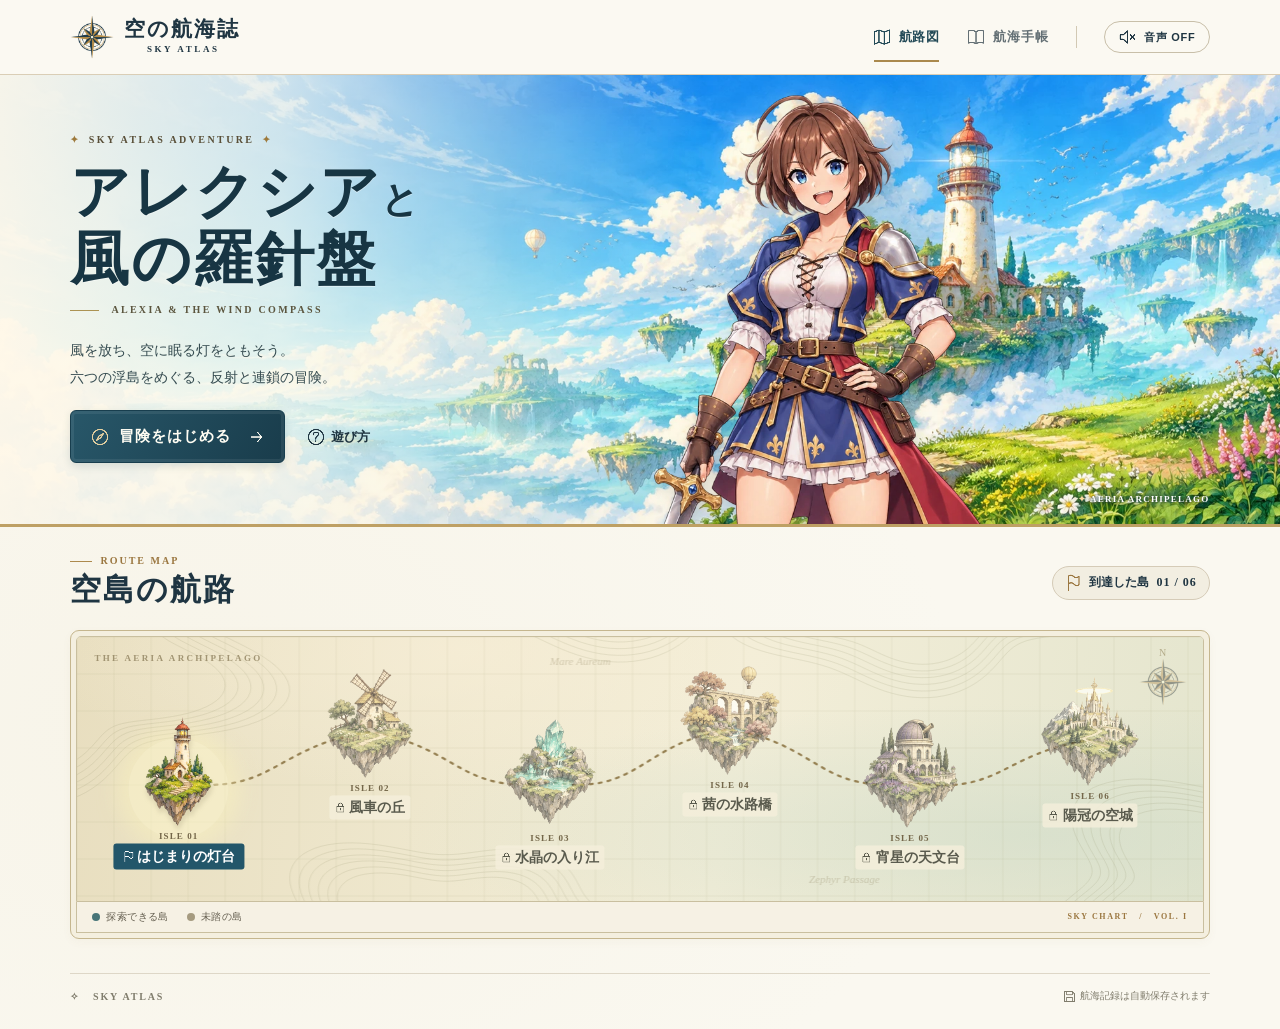
<file: index.html>
<!doctype html>
<html lang="ja">
<head>
<meta charset="utf-8"><meta name="viewport" content="width=device-width,initial-scale=1,viewport-fit=cover"><meta name="theme-color" content="#f9f6ed">
<title>アレクシアと風の羅針盤 | SKY ATLAS</title>
<link rel="icon" href="assets/compass.png"><link rel="stylesheet" href="style.css">
</head>
<body>
<header><div class="mast"><a href="#home" class="brand" aria-label="空の航海誌 ホーム"><img src="assets/compass.png" alt=""><span>空の航海誌<small>SKY ATLAS</small></span></a><nav aria-label="メインメニュー"><button id="mapNav" class="nav active"><i data-icon="map"></i>航路図</button><button id="logNav" class="nav"><i data-icon="book"></i>航海手帳</button><span class="navline"></span><button id="sound" class="sound" aria-label="サウンドをオン"><i data-icon="mute"></i><span>音声 OFF</span></button></nav></div></header>
<main id="home">
<section class="hero"><div class="scenery"></div><div class="hero-inner"><div class="sigil"></div><img class="alexia" src="assets/alexia.webp" alt="青い旅装に剣を携えたアレクシア"><div class="hero-copy"><div class="eyebrow hero-kicker"><b>✦</b> SKY ATLAS ADVENTURE <b>✦</b></div><h1>アレクシア<span>と</span><br>風の羅針盤</h1><div class="title-en">ALEXIA &amp; THE WIND COMPASS</div><p>風を放ち、空に眠る灯をともそう。<br>六つの浮島をめぐる、反射と連鎖の冒険。</p><div class="actions"><button id="start" class="primary"><i data-icon="compass"></i><span>冒険をはじめる</span><i data-icon="arrow"></i></button><button class="help-link" id="help"><i data-icon="help"></i>遊び方</button></div></div><div class="hero-coordinate"><span>✦</span> AERIA ARCHIPELAGO</div></div></section>
<section class="route wrap" id="route"><div class="section-row"><div><div class="eyebrow"><span class="dash"></span> ROUTE MAP</div><h2>空島の航路</h2></div><span id="progress" class="pill"></span></div>
<div class="mapframe"><div class="mapscroll"><div class="chart" id="chart"><canvas id="chartLines" aria-hidden="true"></canvas><span class="chart-name">THE AERIA ARCHIPELAGO</span><div class="map-rose" aria-hidden="true"><span>N</span><img src="assets/compass.png" alt=""></div></div></div><div class="map-foot"><span><b class="legend-dot"></b> 探索できる島</span><span><b class="legend-dot closed"></b> 未踏の島</span><small>SKY CHART &nbsp; / &nbsp; VOL. I</small></div></div></section>
</main>
<main id="journal" class="wrap subpage" hidden></main>
<main id="voyage" class="wrap subpage" hidden></main>
<footer><span>✧ &nbsp; SKY ATLAS</span><span id="saveStatus"><i data-icon="save"></i> 航海記録は自動保存されます</span></footer>
<dialog id="dialog"><div class="dialog-content" id="dialogBody"></div></dialog>
<script defer src="data.js"></script><script defer src="engine.js"></script><script defer src="presentation.js"></script><script defer src="board.js"></script><script defer src="game.js"></script>
</body></html>
</file>
<file: style.css>
* {
  box-sizing: border-box;
}
[hidden] {
  display: none !important;
}
:root {
  --ink: #1f3542;
  --slate: #56646a;
  --paper: #faf8f0;
  --sand: #d4c6a6;
  --gold: #9b7740;
  --blue: #23566a;
  --serif: 'Hiragino Mincho ProN', 'Yu Mincho', 'YuMincho', 'Noto Serif CJK JP', Georgia, serif;
  --sans: 'Hiragino Kaku Gothic ProN', 'Yu Gothic', 'Noto Sans CJK JP', sans-serif;
}
body {
  margin: 0;
  color: var(--ink);
  font: 15px/1.65 var(--sans);
  background: radial-gradient(ellipse at 15% 70%, #f4efdf70, transparent 50%), var(--paper);
}
button,
a {
  font: inherit;
  color: inherit;
  -webkit-tap-highlight-color: transparent;
}
button {
  cursor: pointer;
  border: 0;
  background: none;
  padding: 0;
}
a {
  text-decoration: none;
}
button:focus-visible,
a:focus-visible,
canvas:focus-visible {
  outline: 3px solid #c3882f;
  outline-offset: 4px;
}
button {
  touch-action: manipulation;
}
.wrap,
.mast,
.hero-inner {
  width: min(1240px, 89%);
  margin: auto;
}
header {
  background: #fbf9f2;
  border-bottom: 1px solid #daceb6;
  position: relative;
  z-index: 2;
}
.mast {
  height: 74px;
  display: flex;
  align-items: center;
  justify-content: space-between;
}
.brand,
.brand span,
nav,
.nav,
.sound,
.primary,
.help-link,
.pill,
.map-foot,
.back,
.chip,
.rowbtn,
.metric,
footer span,
.side-title,
.tools {
  display: flex;
  align-items: center;
}
.brand {
  gap: 10px;
}
.brand img {
  width: 44px;
  height: 44px;
}
.brand span {
  flex-direction: column;
  font: 700 21px/1.22 var(--serif);
  letter-spacing: 0.09em;
}
.brand small {
  font:
    700 9px/1.7 Georgia,
    serif;
  letter-spacing: 0.29em;
  margin-left: 0.25em;
}
nav {
  gap: 27px;
  height: 100%;
}
.nav,
.sound {
  gap: 8px;
  font-weight: 700;
  font-size: 13px;
  letter-spacing: 0.07em;
}
.nav {
  height: 100%;
  position: relative;
  color: #647075;
}
.nav.active {
  color: #234a57;
}
.nav.active:after {
  content: '';
  position: absolute;
  bottom: 12px;
  height: 2px;
  background: #aa894d;
  left: 1px;
  right: 1px;
}
.navline {
  height: 22px;
  border-left: 1px solid #d2c9b4;
}
.sound {
  border: 1px solid #c8bfa9;
  border-radius: 22px;
  padding: 6px 13px;
  font-size: 11px;
}
.sound:hover,
.outline:hover,
.pillbtn:hover {
  background: #ede8d9;
}
i[data-icon] {
  width: 18px;
  height: 18px;
  display: inline-flex;
  flex: none;
  align-items: center;
  justify-content: center;
}
i[data-icon] canvas {
  height: 100%;
  width: 100%;
}
.hero {
  position: relative;
  overflow: hidden;
  isolation: isolate;
  border-bottom: 3px solid #bea064;
}
.scenery {
  position: absolute;
  inset: 0;
  background: url('assets/sky.webp') center 58% / cover;
  z-index: -2;
}
.scenery:after {
  content: '';
  position: absolute;
  inset: 0;
  background: linear-gradient(90deg, #fff8e9f2 0%, #f9f8ebca 22%, #fff6dd69 39%, transparent 55%);
}
.hero-inner {
  position: relative;
  min-height: 449px;
  display: flex;
  align-items: center;
}
.hero-copy {
  position: relative;
  z-index: 1;
  padding: 36px 0 39px;
}
.eyebrow,
.title-en,
.hero-coordinate,
.chart-name,
.map-foot small,
.isle-num,
.kicker,
.mini-en {
  font:
    700 10px/1.4 Georgia,
    serif;
  letter-spacing: 0.2em;
  color: var(--gold);
}
.hero-kicker {
  display: inline-flex;
  align-items: center;
  gap: 10px;
  color: #594f38;
  font-size: 10px;
  letter-spacing: 0.24em;
}
.hero-kicker b {
  color: #9d793b;
}
h1,
h2,
h3,
p {
  margin: 0;
}
h1,
h2,
h3 {
  font-family: var(--serif);
  font-weight: 800;
}
h1 {
  font-size: clamp(48px, 4.6vw, 74px);
  line-height: 1.13;
  letter-spacing: 0.035em;
  margin: 13px 0 10px;
  color: #173543;
  text-shadow: 0 1px #fff7;
}
h1 span {
  font-size: 0.63em;
}
.title-en {
  color: #5b553e;
  letter-spacing: 0.23em;
  font-size: 10px;
  display: flex;
  align-items: center;
  gap: 12px;
}
.title-en:before {
  content: '';
  width: 29px;
  height: 1px;
  background: #ac9353;
}
.hero-copy p {
  font-size: 14px;
  font-weight: 550;
  color: #364c51;
  line-height: 1.9;
  margin: 20px 0;
}
.actions,
.tools {
  display: flex;
  align-items: center;
  gap: 22px;
  flex-wrap: wrap;
}
.primary {
  justify-content: center;
  gap: 10px;
  border-radius: 6px;
  background: linear-gradient(120deg, #285769, #193c4b);
  border: 1px solid #183e4e;
  box-shadow:
    inset 0 0 0 3px #ffffff12,
    0 3px 8px #1e445224;
  color: #fffdf3;
  font-weight: 700;
  font-size: 15px;
  letter-spacing: 0.06em;
  padding: 13px 20px;
  transition:
    transform 0.16s,
    background 0.16s;
}
.primary:hover {
  background: #326478;
  transform: translateY(-1px);
}
.primary i:last-child:not(:first-child) {
  width: 15px;
  margin-left: 8px;
}
.primary i:first-child {
  color: #e6d1a1;
}
.help-link {
  gap: 6px;
  font-size: 13px;
  font-weight: 700;
}
.help-link:hover {
  text-decoration: underline;
}
.alexia {
  position: absolute;
  right: 13%;
  top: 4%;
  height: 166%;
  width: auto;
  filter: drop-shadow(4px 6px 8px #27362e24);
  pointer-events: none;
}
.hero-coordinate {
  position: absolute;
  bottom: 18px;
  right: 0;
  color: #fff;
  letter-spacing: 0.14em;
  font-size: 9px;
  text-shadow:
    0 1px 5px #1e4350,
    0 0 3px #233e37;
}
.hero-coordinate span {
  color: #f7d99f;
}
.route {
  padding-top: 27px;
  padding-bottom: 34px;
}
.section-row {
  display: flex;
  align-items: center;
  justify-content: space-between;
  margin-bottom: 17px;
}
.eyebrow {
  display: flex;
  gap: 8px;
  align-items: center;
}
.dash {
  width: 22px;
  height: 1px;
  background: #ad8a4d;
}
h2 {
  font-size: clamp(26px, 2.4vw, 35px);
  line-height: 1.45;
  letter-spacing: 0.06em;
}
.pill {
  font-size: 12px;
  gap: 8px;
  padding: 6px 12px;
  border: 1px solid #d5cbb7;
  border-radius: 30px;
  background: #f2eee1;
  font-weight: 600;
}
.pill i {
  color: var(--gold);
  width: 16px;
}
.pill strong {
  font-family: Georgia, serif;
  letter-spacing: 0.08em;
}
.mapframe {
  border: 1px solid #c5b68e;
  border-radius: 9px;
  padding: 5px;
  background: #f4efdf;
  box-shadow: 0 3px 10px #8773480b;
}
.mapscroll {
  overflow-x: auto;
  scrollbar-width: thin;
  scrollbar-color: #bcac85 #eee7d7;
  border: 1px solid #c9bf9f;
  border-radius: 5px 5px 0 0;
}
.chart {
  min-width: 880px;
  height: 264px;
  position: relative;
  isolation: isolate;
  background-color: #e9e4cd;
  background-image:
    radial-gradient(ellipse at 34% 5%, #f7eed7bb 0, transparent 40%),
    radial-gradient(ellipse at 85% 75%, #cddbc990 0, transparent 47%),
    linear-gradient(100deg, #e8debf, #f3eed8 58%, #e4e5ce);
  overflow: hidden;
}
#chartLines {
  position: absolute;
  inset: 0;
  width: 100%;
  height: 100%;
  z-index: -1;
}
.chart-name {
  position: absolute;
  top: 15px;
  left: 17px;
  font-size: 9px;
  letter-spacing: 0.26em;
  color: #8f815ecc;
}
.map-rose {
  position: absolute;
  right: 16px;
  top: 10px;
  width: 48px;
  opacity: 0.5;
  text-align: center;
  color: #817144;
  font: 10px Georgia;
}
.map-rose img {
  width: 100%;
  filter: sepia(0.5);
}
.island {
  position: absolute;
  width: 14.5%;
  height: 149px;
  transform: translate(-50%, -50%);
  text-align: center;
  display: flex;
  align-items: center;
  flex-direction: column;
  justify-content: flex-end;
  gap: 2px;
  isolation: isolate;
}
.island img {
  max-width: 100%;
  width: 105px;
  height: 108px;
  object-fit: contain;
  filter: drop-shadow(1px 5px 2px #6f67452b);
  transition: transform 0.2s;
}
.island:hover img {
  transform: translateY(-4px);
}
.island.locked img {
  filter: saturate(0.47) sepia(0.21);
  opacity: 0.73;
}
.isle-num {
  font-size: 9px;
  letter-spacing: 0.12em;
  line-height: 1.1;
  color: #736649;
  margin-top: 4px;
}
.island strong {
  font: 700 14px/1.7 var(--serif);
  white-space: nowrap;
  display: flex;
  gap: 3px;
  align-items: center;
  color: #595a4d;
  background: #f5efdbce;
  padding: 0 5px;
  border-radius: 3px;
}
.island strong i {
  width: 12px;
  height: 12px;
}
.island.current strong {
  color: #fff;
  background: var(--blue);
  padding: 1px 9px;
}
.island.current:before {
  content: '';
  position: absolute;
  top: 18px;
  width: 100px;
  height: 100px;
  border-radius: 50%;
  background: #fff8cb73;
  box-shadow: 0 0 20px 12px #fff7bd60;
  z-index: -1;
}
.map-foot {
  gap: 18px;
  background: #f6f1e4;
  border: 1px solid #c9bf9f;
  border-top: 0;
  padding: 7px 15px;
  color: #655f50;
  font-size: 10px;
  letter-spacing: 0.04em;
}
.map-foot span {
  display: flex;
  align-items: center;
  gap: 6px;
}
.legend-dot {
  width: 8px;
  height: 8px;
  border-radius: 50%;
  background: #487578;
}
.legend-dot.closed {
  background: #a69b80;
}
.map-foot small {
  margin-left: auto;
  font-size: 8px;
}
footer {
  width: min(1240px, 89%);
  margin: auto;
  padding: 14px 0 24px;
  border-top: 1px solid #ded7c7;
  display: flex;
  justify-content: space-between;
  color: #807d6d;
  font-size: 10px;
  gap: 10px;
}
footer span:first-child {
  font:
    700 10px Georgia,
    serif;
  letter-spacing: 0.18em;
}
footer span i {
  height: 13px !important;
  width: 13px !important;
  margin-right: 4px;
}
dialog {
  padding: 0;
  border: 1px solid #b7a578;
  border-radius: 13px;
  color: var(--ink);
  background: var(--paper);
  width: min(440px, calc(100% - 30px));
  max-height: 90dvh;
  overflow: auto;
  box-shadow: 0 18px 80px #172e3b50;
}
dialog::backdrop {
  background: #1a3448a6;
  backdrop-filter: blur(4px);
}
.dialog-content {
  position: relative;
  padding: 32px;
}
.dialog-content h2 {
  font-size: 27px;
  margin: 4px 0 13px;
}
.dialog-content p {
  font-size: 14px;
  line-height: 1.85;
}
.dialog-content .primary {
  width: 100%;
  margin-top: 22px;
}
.dialog-content .tools {
  justify-content: center;
  margin-top: 16px;
}
.close {
  position: absolute;
  right: 12px;
  top: 12px;
  border: 1px solid #cfc4af;
  border-radius: 50%;
  width: 32px;
  height: 32px;
  background: #faf7ea;
  font-size: 20px;
  display: grid;
  place-items: center;
  line-height: 1;
}
.brief-art {
  display: block;
  height: 136px;
  max-width: 165px;
  object-fit: contain;
  margin: 0 auto 12px;
}
.note {
  padding: 12px 15px;
  margin: 14px 0 0;
  background: #edead9;
  border-left: 3px solid #a68c52;
  font-size: 13px;
}
.hint-step {
  display: flex;
  gap: 12px;
  margin: 16px 0;
  font-size: 14px;
}
.hint-step > i {
  color: var(--gold);
  margin-top: 2px;
}
.hint-step b {
  display: block;
}
.subpage {
  padding: 27px 0 42px;
  min-height: 78vh;
}
.back {
  margin-bottom: 14px;
  gap: 7px;
  color: var(--slate);
  font-size: 13px;
  font-weight: bold;
}
.back:hover {
  text-decoration: underline;
}
.journal-grid {
  display: grid;
  grid-template-columns: repeat(3, minmax(0, 1fr));
  gap: 14px;
  margin-top: 20px;
}
.entry,
.aside-card,
.game-card {
  background: #fffdf4;
  border: 1px solid #cfc4a9;
  border-radius: 9px;
}
.entry {
  padding: 18px;
  text-align: left;
}
.entry img {
  width: 100%;
  height: 95px;
  object-fit: contain;
}
.entry h3 {
  font-size: 19px;
}
.entry p,
.aside-card p {
  font-size: 13px;
  color: var(--slate);
}
.chips {
  display: flex;
  gap: 8px;
  flex-wrap: wrap;
}
.chip {
  border: 1px solid #d3c5a6;
  color: #6f5d39;
  padding: 2px 8px;
  border-radius: 20px;
  gap: 5px;
  font-size: 11px;
}
.chip i {
  width: 13px;
  height: 13px;
}
.entry .chip {
  margin: 8px 0;
}
.course-list {
  display: grid;
  gap: 8px;
  margin: 15px 0;
}
.rowbtn,
.outline,
.pillbtn {
  border: 1px solid #cec3aa;
  background: #f5f1e4;
  border-radius: 5px;
  padding: 9px 12px;
  font-size: 13px;
  font-weight: 600;
}
.rowbtn {
  justify-content: space-between;
  gap: 12px;
  text-align: left;
}
.stars {
  color: #9d7126;
  letter-spacing: 0.14em;
}
.rowbtn:disabled {
  color: #857d6d;
  cursor: default;
}
.subhead {
  margin-bottom: 18px;
}
.play-layout {
  display: grid;
  grid-template-columns: minmax(260px, 490px) minmax(230px, 345px);
  justify-content: center;
  gap: 25px;
  align-items: start;
}
.game-card {
  padding: 10px;
}
.boardbar,
.board-bottom {
  display: flex;
  justify-content: space-between;
  align-items: center;
  gap: 8px;
  padding: 3px 4px 9px;
}
.boardbar b {
  font-size: 13px;
}
.metric {
  gap: 4px;
  color: #76623b;
  font-size: 12px;
  font-weight: 700;
}
.metric i {
  width: 15px;
  height: 15px;
}
#board {
  display: block;
  width: 100%;
  aspect-ratio: 400/440;
  touch-action: none;
  border-radius: 7px;
  outline-offset: 0;
  background: #d7e7dd;
  cursor: crosshair;
}
.board-bottom {
  padding: 9px 0 0;
  gap: 8px;
}
.steer {
  min-width: 44px;
  min-height: 44px;
  font-size: 19px;
}
.board-bottom .primary {
  flex: 1;
  font-size: 14px;
  padding: 10px;
}
.primary:disabled {
  opacity: 0.67;
  transform: none;
  cursor: default;
}
.instruction {
  text-align: center;
  color: var(--slate);
  font-size: 11px;
  margin: 6px 0 0;
}
.aside-card {
  padding: 20px;
}
.side-title {
  gap: 9px;
  margin: 4px 0 10px;
  font: 700 23px var(--serif);
}
.side-title i {
  color: var(--gold);
}
.aside-card img {
  width: 100%;
  height: 136px;
  object-fit: contain;
  margin: 6px 0 12px;
}
.aside-card .tools {
  gap: 8px;
  margin-top: 14px;
}
.journal-head {
  display: flex;
  justify-content: space-between;
  gap: 12px;
  align-items: center;
}
.bigstars {
  text-align: center;
  font-size: 32px;
  letter-spacing: 0.15em;
  color: #a8823f;
}
.center {
  text-align: center;
}
.result-quote {
  font-family: var(--serif);
  margin-top: 13px;
}
.ending {
  background:
    linear-gradient(#f5edcc88, #fbf8eb 90%),
    url('assets/sky.webp') center/cover;
  padding: 24px 16px;
  border-radius: 8px;
}
.power {
  display: block;
  margin: 15px 0 3px;
  color: #7e632d;
  font-weight: bold;
}
.mobile-tip {
  display: none;
}
@media (min-width: 1500px) {
  .hero-inner {
    min-height: 485px;
  }
  .hero-copy {
    padding-left: 8px;
  }
  .chart {
    height: 286px;
  }
  .island img {
    height: 120px;
    width: 120px;
  }
}
@media (max-width: 900px) {
  .wrap,
  .mast,
  .hero-inner,
  footer {
    width: 92%;
  }
  .alexia {
    right: 7%;
    height: 151%;
    top: 9%;
  }
  .hero-inner {
    min-height: 412px;
  }
  .play-layout {
    gap: 14px;
  }
  .aside-card {
    padding: 15px;
  }
  .journal-grid {
    grid-template-columns: repeat(2, minmax(0, 1fr));
  }
}
@media (max-width: 650px) {
  .mast {
    height: 56px;
  }
  .brand {
    gap: 5px;
  }
  .brand img {
    width: 34px;
    height: 34px;
  }
  .brand span {
    font-size: 16px;
  }
  .brand small {
    font-size: 7px;
  }
  nav {
    gap: 11px;
  }
  .nav {
    font-size: 12px;
    gap: 3px;
  }
  .nav.active:after {
    bottom: 7px;
  }
  .nav i {
    height: 15px;
    width: 15px;
  }
  .navline {
    display: none;
  }
  .sound {
    padding: 7px;
  }
  .sound span {
    display: none;
  }
  .sound i {
    height: 14px;
    width: 14px;
  }
  .hero-inner {
    min-height: 408px;
    width: 92%;
  }
  .scenery {
    background-position: 61% center;
  }
  .scenery:after {
    background:
      linear-gradient(90deg, #fff8eae3, #f7f4e9a1 40%, #fff6dd09 72%),
      linear-gradient(0deg, #f5efd6b5, transparent 32%);
  }
  .alexia {
    top: 10%;
    right: -28%;
    height: 103%;
  }
  .hero-copy {
    padding: 24px 0;
    width: 100%;
  }
  .hero-kicker {
    font-size: 8px;
    letter-spacing: 0.12em;
    gap: 5px;
  }
  h1 {
    font-size: clamp(38px, 9.5vw, 55px);
    margin-top: 12px;
  }
  .title-en {
    font-size: 7.5px;
    gap: 7px;
    letter-spacing: 0.12em;
  }
  .title-en:before {
    width: 13px;
  }
  .hero-copy p {
    font-size: 12px;
    margin: 18px 0 20px;
    text-shadow: 0 1px 3px #fff8;
  }
  .actions {
    gap: 12px;
  }
  .hero-copy .primary {
    font-size: 13px;
    gap: 6px;
    padding: 11px 13px;
  }
  .hero-copy .help-link {
    font-size: 12px;
    background: #f8f2dfcc;
    border: 1px solid #c6bd9b;
    border-radius: 5px;
    padding: 9px;
  }
  .hero-coordinate {
    bottom: 5px;
    right: 0;
    font-size: 7px;
  }
  .route {
    padding: 20px 0;
  }
  .section-row {
    margin-bottom: 11px;
  }
  .eyebrow {
    font-size: 9px;
  }
  .pill {
    font-size: 10px;
    padding: 4px 8px;
  }
  .chart {
    min-width: 790px;
    height: 247px;
  }
  .map-foot {
    padding: 7px 8px;
    gap: 10px;
  }
  .map-foot small {
    font-size: 6px;
  }
  .subpage {
    padding: 13px 0 20px;
  }
  .play-layout {
    display: flex;
    flex-direction: column;
    gap: 9px;
  }
  .game-card,
  .aside-card {
    width: 100%;
  }
  .game-card {
    padding: 7px;
  }
  #board {
    width: auto;
    max-width: 100%;
    height: min(52svh, calc(92vw * 1.04));
    margin: auto;
  }
  .aside-card img {
    display: none;
  }
  .subhead {
    margin-bottom: 8px;
  }
  .subhead h2 {
    font-size: 23px;
  }
  .back {
    margin-bottom: 6px;
  }
  .aside-card .side-title {
    font-size: 17px;
  }
  .journal-grid {
    gap: 8px;
  }
  .entry {
    padding: 10px;
  }
  .entry h3 {
    font-size: 16px;
  }
  .entry p {
    font-size: 12px;
  }
  .entry img {
    height: 80px;
  }
  .dialog-content {
    padding: 24px;
  }
  .mapscroll {
    scroll-snap-type: x proximity;
  }
  .island {
    scroll-snap-align: center;
  }
  footer {
    font-size: 9px;
  }
  .instruction {
    font-size: 10px;
  }
}
@media (max-width: 370px) {
  .brand small {
    display: none;
  }
  nav {
    gap: 7px;
  }
  .hero-copy p {
    font-size: 11px;
  }
  .hero-inner {
    min-height: 370px;
  }
  .hero-copy .primary {
    padding: 9px;
  }
  .hero-kicker {
    font-size: 7px;
  }
  .map-foot small {
    display: none;
  }
}
@media (prefers-reduced-motion: reduce) {
  *,
  *:before,
  *:after {
    scroll-behavior: auto !important;
    transition: none !important;
    animation: none !important;
  }
}
.dispatch {
  display: flex;
  gap: 13px;
  align-items: center;
  margin-top: 16px;
  padding-top: 14px;
  border-top: 1px solid #d8cba9;
}
.dispatch .result-quote {
  margin: 0;
  flex: 1;
}
.portrait {
  display: block;
  width: 62px;
  height: 68px;
  flex: none;
  border-radius: 35px 35px 8px 8px;
  border: 1px solid #c1b08a;
  background: #e4e7d8 url('assets/alexia.webp') 50% 0%/300% auto no-repeat;
}
</file>
